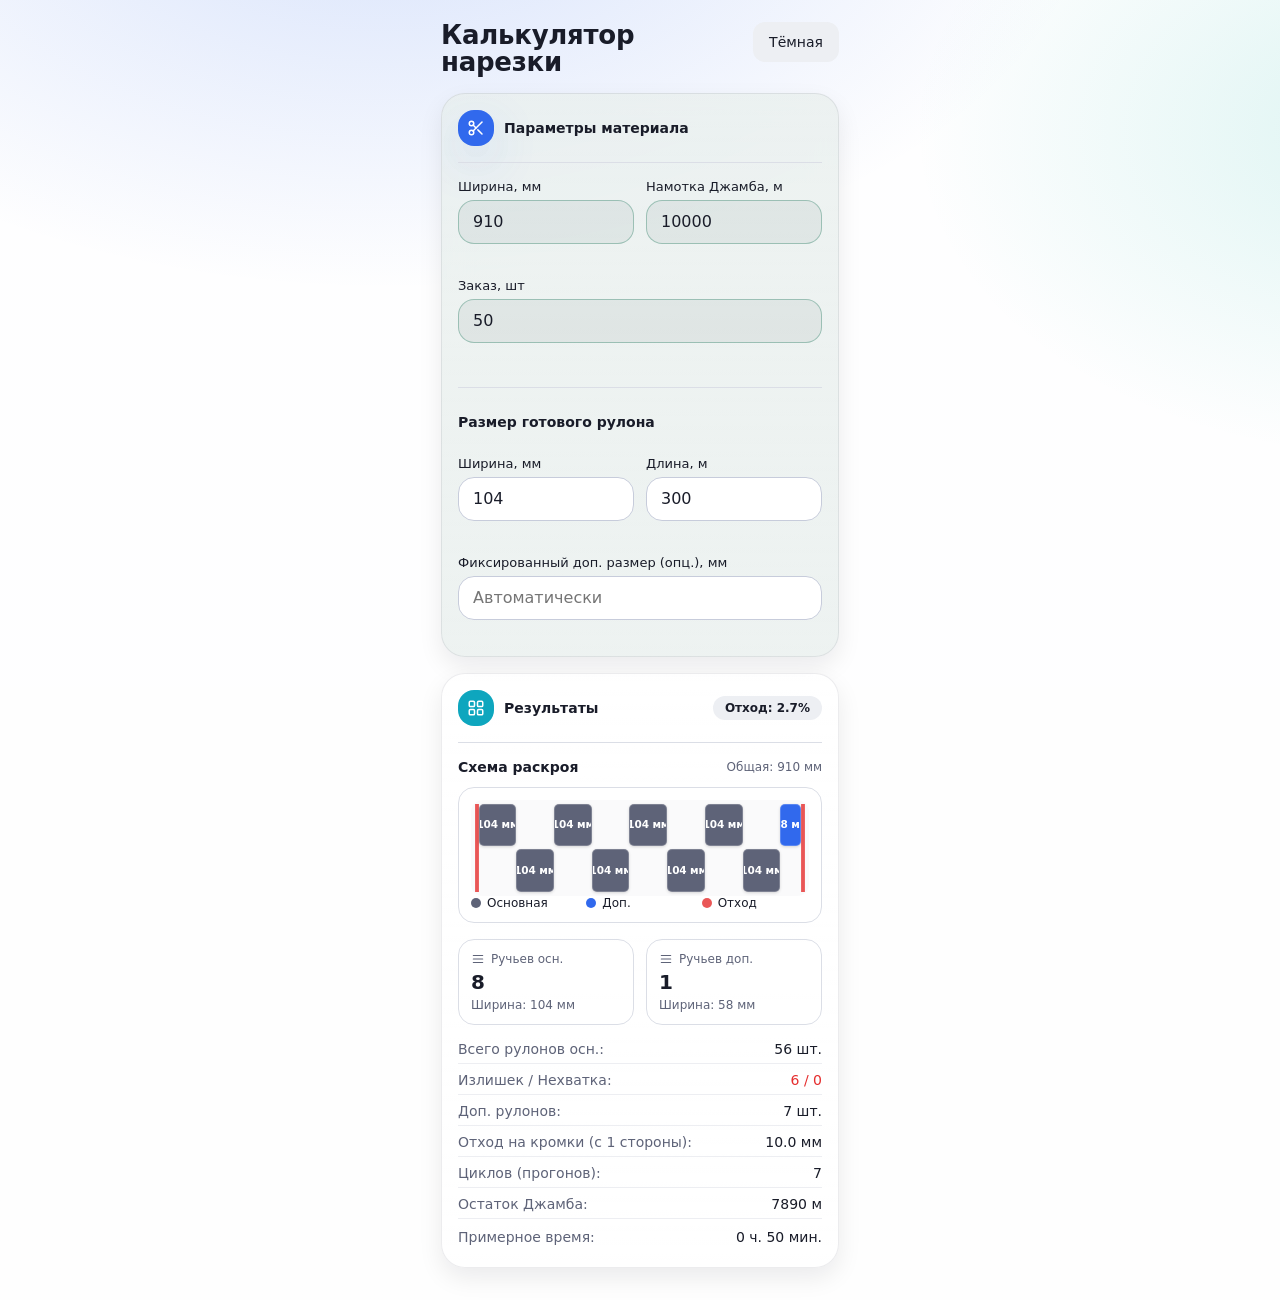
<file: index.html>
<!DOCTYPE html>
<html lang="ru">
<head>
<meta charset="UTF-8" />
<meta name="viewport" content="width=device-width, initial-scale=1, maximum-scale=1, viewport-fit=cover" />
<title>Калькулятор нарезки</title>
<meta name="description" content="Офлайн-калькулятор для оптимального раскроя рулона по полезной ширине: прогон, площади, отходы и схема." />

<!-- iOS "Add to Home Screen" behaviour -->
<meta name="apple-mobile-web-app-capable" content="yes" />
<meta name="mobile-web-app-capable" content="yes" />
<meta name="apple-mobile-web-app-status-bar-style" content="black-translucent" />
<meta name="apple-mobile-web-app-title" content="Нарезка" />
<meta name="format-detection" content="telephone=no" />
<meta name="theme-color" content="#f4f6fb" id="themeColorMeta" />

<link rel="apple-touch-icon" href="apple-touch-icon.png?v=2" />
<link rel="icon" type="image/png" href="[data-uri]" />

<style>
  :root{
    --background: 220 30% 98%;
    --foreground: 230 25% 13%;
    --card: 0 0% 100%;
    --card-foreground: 230 25% 13%;
    --card-border: 225 20% 90%;
    --primary: 222 84% 56%;
    --primary-foreground: 0 0% 100%;
    --secondary: 220 20% 94%;
    --secondary-foreground: 230 25% 13%;
    --muted: 220 18% 96%;
    --muted-foreground: 230 12% 42%;
    --accent: 188 86% 40%;
    --accent-foreground: 0 0% 100%;
    --destructive: 0 78% 54%;
    --destructive-foreground: 0 0% 100%;
    --border: 225 18% 88%;
    --input: 225 22% 82%;
    --ring: 222 84% 56%;
    --radius: 16px;
    --shadow-soft: 0 10px 25px rgba(2,6,23,.08);
    --shadow-glow: 0 16px 50px rgba(37,99,235,.16);
  }
  html.dark{
    --background: 230 22% 8%;
    --foreground: 220 18% 96%;
    --card: 230 20% 10%;
    --card-foreground: 220 18% 96%;
    --card-border: 230 14% 18%;
    --primary: 222 84% 62%;
    --primary-foreground: 230 22% 8%;
    --secondary: 230 16% 14%;
    --secondary-foreground: 220 18% 96%;
    --muted: 230 16% 14%;
    --muted-foreground: 220 10% 70%;
    --accent: 188 86% 46%;
    --accent-foreground: 230 22% 8%;
    --destructive: 0 78% 54%;
    --destructive-foreground: 0 0% 100%;
    --border: 230 14% 18%;
    --input: 230 14% 28%;
    --ring: 222 84% 62%;
  }

  *{box-sizing:border-box; -webkit-tap-highlight-color:transparent;}
  html,body{height:100%;margin:0;}
  body{
    font-family:-apple-system,BlinkMacSystemFont,"SF Pro Text",system-ui,"Segoe UI",Roboto,Helvetica,Arial,sans-serif;
    background:hsl(var(--background));
    color:hsl(var(--foreground));
    -webkit-font-smoothing:antialiased;
    -webkit-text-size-adjust:100%;
    min-height:100vh;
    min-height:100dvh;
  }
  h1,h2,h3{margin:0;}
  p{margin:0;}
  button{font:inherit;}
  input{font:inherit;}

  .page-bg{
    min-height:100vh;
    min-height:100dvh;
    background:
      radial-gradient(1200px 700px at 30% -10%, rgba(37,99,235,.18), transparent 60%),
      radial-gradient(900px 600px at 110% 10%, rgba(20,184,166,.14), transparent 55%),
      linear-gradient(to bottom, rgba(255,255,255,0.9), rgba(255,255,255,0.85));
    transition:background .2s ease;
  }
  html.dark .page-bg{
    background:
      radial-gradient(1200px 700px at 30% -10%, rgba(37,99,235,.22), transparent 60%),
      radial-gradient(900px 600px at 110% 10%, rgba(20,184,166,.12), transparent 55%),
      linear-gradient(to bottom, rgba(2,6,23,0.9), rgba(2,6,23,0.95));
  }

  .container{
    max-width:430px;
    margin:0 auto;
    padding-left:max(16px, env(safe-area-inset-left));
    padding-right:max(16px, env(safe-area-inset-right));
    padding-top:max(18px, env(safe-area-inset-top));
    padding-bottom:max(24px, env(safe-area-inset-bottom));
  }

  header{padding-top:4px;}
  .header-row{display:flex;align-items:flex-start;justify-content:space-between;gap:12px;}
  .title{font-size:26px;font-weight:700;letter-spacing:-0.01em;line-height:1.05;}
  .title span{display:block;}

  .btn{
    appearance:none;border:none;cursor:pointer;
    border-radius:12px;padding:10px 16px;font-size:14px;font-weight:500;
    background:hsl(var(--secondary));color:hsl(var(--secondary-foreground));
    flex-shrink:0; min-height:40px;
  }
  .btn:active{transform:scale(0.97);}
  .btn:focus-visible{outline:2px solid hsl(var(--ring));outline-offset:2px;}

  main{padding-top:16px;padding-bottom:8px;display:flex;flex-direction:column;gap:16px;}

  .card{
    position:relative;overflow:hidden;border-radius:24px;padding:16px;
    background:linear-gradient(180deg, rgba(255,255,255,.78), rgba(255,255,255,.62));
    -webkit-backdrop-filter:blur(14px);backdrop-filter:blur(14px);
    border:1px solid rgba(15,23,42,0.08);
    box-shadow:var(--shadow-soft);
  }
  html.dark .card{
    background:linear-gradient(180deg, rgba(15,23,42,.55), rgba(2,6,23,.45));
    border:1px solid rgba(148,163,184,.14);
    box-shadow:0 14px 40px rgba(0,0,0,.45);
  }
  .card-form{background-image:linear-gradient(rgba(6,78,59,.07),rgba(6,78,59,.07)),linear-gradient(180deg, rgba(255,255,255,.78), rgba(255,255,255,.62));}
  html.dark .card-form{background-image:linear-gradient(rgba(6,78,59,.14),rgba(6,78,59,.14)),linear-gradient(180deg, rgba(15,23,42,.55), rgba(2,6,23,.45));}

  .card::before{
    content:"";position:absolute;inset:0;pointer-events:none;opacity:.05;mix-blend-mode:multiply;border-radius:inherit;
    background-image:
      radial-gradient(circle at 10% 20%, rgba(0,0,0,.8) 0.5px, transparent 0.6px),
      radial-gradient(circle at 80% 30%, rgba(0,0,0,.7) 0.5px, transparent 0.6px),
      radial-gradient(circle at 40% 70%, rgba(0,0,0,.6) 0.5px, transparent 0.6px);
    background-size:120px 120px;
  }
  html.dark .card::before{opacity:.09;mix-blend-mode:screen;}

  .card-head{display:flex;align-items:center;gap:10px;position:relative;}
  .card-head-between{justify-content:space-between;}
  .card-head-left{display:flex;align-items:center;gap:10px;}
  .icon-badge{height:36px;width:36px;border-radius:16px;display:flex;align-items:center;justify-content:center;flex-shrink:0;}
  .icon-badge svg{width:18px;height:18px;}
  .icon-badge-primary{background:hsl(var(--primary));color:hsl(var(--primary-foreground));box-shadow:var(--shadow-glow);}
  .icon-badge-accent{background:hsl(var(--accent));color:hsl(var(--accent-foreground));}
  .card-title{font-size:14px;font-weight:600;}

  .sep{border:none;border-top:1px solid hsl(var(--border));margin:16px 0;position:relative;}
  .sep-sm{margin:10px 0;}

  .section-label{font-size:14px;font-weight:600;margin:2px 0 12px;position:relative;}

  form.form{display:flex;flex-direction:column;gap:14px;position:relative;}
  .grid-2{display:grid;grid-template-columns:1fr 1fr;gap:12px;}
  .field{display:flex;flex-direction:column;gap:6px;}
  .field label{font-size:13px;font-weight:500;color:hsl(var(--foreground));}
  .field input{
    width:100%;padding:11px 14px;border-radius:16px;
    border:1px solid hsl(var(--input));background:hsl(var(--card));color:hsl(var(--foreground));
    min-height:44px;
  }
  .field input.emph{background:hsla(160,84%,10%,.06);border-color:hsla(160,60%,30%,.35);}
  html.dark .field input.emph{background:hsla(160,70%,10%,.35);border-color:hsla(160,55%,35%,.4);}
  .field input:focus-visible{outline:2px solid hsl(var(--ring));outline-offset:1px;}
  .field-error{font-size:12px;color:hsl(var(--destructive));min-height:14px;}

  .badge{display:inline-flex;align-items:center;gap:4px;padding:5px 12px;border-radius:9999px;font-size:12px;font-weight:600;background:hsl(var(--secondary));color:hsl(var(--secondary-foreground));white-space:nowrap;}
  .badge-danger{background:hsl(var(--destructive) / 12%);color:hsl(var(--destructive));border:1px solid hsl(var(--destructive) / 25%);}

  .placeholder-msg{text-align:center;padding:20px 4px;font-size:14px;color:hsl(var(--muted-foreground));}
  .error-msg{font-size:14px;color:hsl(var(--destructive));}

  .scheme{display:flex;flex-direction:column;gap:12px;}
  .scheme-head{display:flex;align-items:center;justify-content:space-between;}
  .scheme-title{font-size:14px;font-weight:600;}
  .scheme-width{font-size:12px;color:hsl(var(--muted-foreground));}
  .scheme-viz{position:relative;overflow:hidden;border-radius:16px;border:1px solid hsl(var(--border));background:hsl(var(--card));padding:12px;}
  .scheme-strip{position:relative;display:flex;height:96px;width:100%;border-radius:12px;background:hsl(var(--muted) / 45%);padding:4px;}
  .piece{position:relative;height:100%;}
  .piece-roll-inner{
    position:absolute;width:100%;height:48%;display:flex;align-items:center;justify-content:center;
    color:#fff;border:1px solid rgba(255,255,255,.2);border-radius:5px;box-shadow:0 1px 3px rgba(0,0,0,.15);
    overflow:hidden;
  }
  .piece-roll-inner span{padding:0 2px;font-size:10.5px;font-weight:600;letter-spacing:-0.01em;line-height:1;text-align:center;white-space:nowrap;}
  .piece-waste-inner{
    width:100%;height:100%;display:flex;align-items:center;justify-content:center;
    border-left:1px solid rgba(255,255,255,.08);border-right:1px solid rgba(255,255,255,.08);overflow:hidden;
  }
  .piece-waste-inner span{font-size:9px;line-height:1;white-space:nowrap;transform:rotate(-90deg);color:rgba(255,255,255,.9);}

  .legend{display:grid;grid-template-columns:repeat(3,1fr);gap:8px;font-size:12px;position:relative;}
  .legend-item{display:flex;align-items:center;gap:6px;color:hsl(var(--foreground));}
  .legend-dot{height:10px;width:10px;border-radius:9999px;flex-shrink:0;}

  .stat-grid{display:grid;grid-template-columns:1fr 1fr;gap:12px;}
  .stat-box{border:1px solid hsl(var(--border));border-radius:16px;background:hsl(var(--card) / 70%);padding:12px;}
  .stat-label{display:flex;align-items:center;gap:6px;font-size:12px;color:hsl(var(--muted-foreground));}
  .stat-label svg{width:14px;height:14px;flex-shrink:0;}
  .stat-value{margin-top:4px;font-size:20px;font-weight:600;}
  .stat-sub{margin-top:4px;font-size:12px;color:hsl(var(--muted-foreground));}

  .tip-box{margin-bottom:4px;border-radius:12px;padding:12px;background:rgba(255,247,237,.7);border:1px solid rgba(254,215,170,.6);display:flex;gap:8px;align-items:flex-start;}
  html.dark .tip-box{background:rgba(120,53,15,.15);border:1px solid rgba(154,83,25,.35);}
  .tip-box svg{width:16px;height:16px;color:#f97316;flex-shrink:0;margin-top:2px;}
  .tip-title{font-weight:600;color:#c2410c;font-size:13px;}
  html.dark .tip-title{color:#fb923c;}
  .tip-text{color:#9a5b1f;margin-top:2px;font-size:13px;}
  html.dark .tip-text{color:#fdba74;}
  .tip-value{font-weight:700;text-decoration:underline;text-decoration-style:dotted;cursor:pointer;background:none;border:none;padding:0;font:inherit;color:inherit;}

  .rows{display:flex;flex-direction:column;gap:8px;font-size:14px;}
  .row{display:flex;justify-content:space-between;gap:8px;border-bottom:1px solid hsl(var(--border) / 50%);padding-bottom:6px;}
  .row:last-child{border-bottom:none;}
  .row .k{color:hsl(var(--muted-foreground));}
  .row .v{font-weight:500;text-align:right;}
  .row.danger .k{color:hsl(var(--destructive) / 85%);}
  .row.danger .v{color:hsl(var(--destructive));}
  .row.time{padding-top:2px;border-bottom:none;}

  @media (prefers-reduced-motion: no-preference){
    main{animation:riseIn .35s ease both;}
  }
  @keyframes riseIn{from{opacity:0;transform:translateY(10px);}to{opacity:1;transform:translateY(0);}}
</style>
</head>
<body>
<div class="page-bg">
  <div class="container">
    <header>
      <div class="header-row">
        <h1 class="title"><span>Калькулятор</span><span>нарезки</span></h1>
        <button type="button" class="btn" id="themeToggle">Тёмная</button>
      </div>
    </header>

    <main>
      <section class="card card-form">
        <div class="card-head">
          <div class="icon-badge icon-badge-primary">
            <svg viewBox="0 0 24 24" fill="none" stroke="currentColor" stroke-width="2" stroke-linecap="round" stroke-linejoin="round"><circle cx="6" cy="6" r="3"/><circle cx="6" cy="18" r="3"/><line x1="20" y1="4" x2="8.12" y2="15.88"/><line x1="14.47" y1="14.48" x2="20" y2="20"/><line x1="8.12" y1="8.12" x2="12" y2="12"/></svg>
          </div>
          <div class="card-title">Параметры материала</div>
        </div>
        <hr class="sep" />
        <form class="form" id="calcForm" autocomplete="off">
          <div class="grid-2">
            <div class="field">
              <label for="materialWidthMm">Ширина, мм</label>
              <input class="emph" type="number" id="materialWidthMm" inputmode="numeric" value="910" />
              <div class="field-error" id="err-materialWidthMm"></div>
            </div>
            <div class="field">
              <label for="bigRollLengthM">Намотка Джамба, м</label>
              <input class="emph" type="number" id="bigRollLengthM" inputmode="numeric" value="10000" />
              <div class="field-error" id="err-bigRollLengthM"></div>
            </div>
          </div>

          <div class="field">
            <label for="orderRolls">Заказ, шт</label>
            <input class="emph" type="number" id="orderRolls" inputmode="numeric" value="50" />
            <div class="field-error" id="err-orderRolls"></div>
          </div>

          <hr class="sep sep-sm" />
          <div class="section-label">Размер готового рулона</div>

          <div class="grid-2">
            <div class="field">
              <label for="rollWidthMm">Ширина, мм</label>
              <input type="number" id="rollWidthMm" inputmode="decimal" step="0.1" value="104" />
              <div class="field-error" id="err-rollWidthMm"></div>
            </div>
            <div class="field">
              <label for="rollLengthM">Длина, м</label>
              <input type="number" id="rollLengthM" inputmode="numeric" value="300" />
              <div class="field-error" id="err-rollLengthM"></div>
            </div>
          </div>

          <div class="field">
            <label for="additionalWidthMm">Фиксированный доп. размер (опц.), мм</label>
            <input type="number" id="additionalWidthMm" inputmode="decimal" step="0.1" placeholder="Автоматически" />
            <div class="field-error" id="err-additionalWidthMm"></div>
          </div>
        </form>
      </section>

      <section class="card card-results">
        <div class="card-head card-head-between">
          <div class="card-head-left">
            <div class="icon-badge icon-badge-accent">
              <svg viewBox="0 0 24 24" fill="none" stroke="currentColor" stroke-width="2" stroke-linecap="round" stroke-linejoin="round"><rect x="3" y="3" width="7" height="7" rx="1.5"/><rect x="14" y="3" width="7" height="7" rx="1.5"/><rect x="3" y="14" width="7" height="7" rx="1.5"/><rect x="14" y="14" width="7" height="7" rx="1.5"/></svg>
            </div>
            <div class="card-title">Результаты</div>
          </div>
          <div class="badge" id="wasteBadge">Отход: 0%</div>
        </div>
        <hr class="sep" />
        <div id="resultsBody"></div>
      </section>
    </main>
  </div>
</div>

<script>
(function () {
  "use strict";

  /* ================= Портированная логика расчёта (1:1 из calculator_logic.ts) ================= */
  var MAX_BIG_ROLL_LENGTH_M = 22000;
  var RANGE_MATERIAL_WIDTH = [550, 910];
  var RANGE_ROLL_WIDTH = [20, 310];
  var RANGE_ROLL_LENGTH = [30, 1100];
  var MAX_ROLL_WIDTH_REDUCTION = 0.03;
  var SETUP_LENGTH_M = 10;

  function cyclesPerHourByWidth(rollWidthMm) {
    if (rollWidthMm >= 25 && rollWidthMm < 45) return 11;
    if (rollWidthMm >= 45 && rollWidthMm <= 150) return 12;
    return null;
  }

  function cyclesPerHourByLength(rollLengthM) {
    if (rollLengthM <= 300) return 12;
    if (rollLengthM <= 450) return 11;
    if (rollLengthM <= 600) return 10;
    return 8;
  }

  function applyRollWidthAdjustment(usefulWidthMm, rollWidthMm) {
    var mainCount = Math.floor(usefulWidthMm / rollWidthMm);
    var remainingWidth = usefulWidthMm - mainCount * rollWidthMm;

    if (remainingWidth < RANGE_ROLL_WIDTH[0] || remainingWidth > RANGE_ROLL_WIDTH[1]) {
      return { rollWidthMm: rollWidthMm, mainCount: mainCount, remainingWidth: remainingWidth, wasAdjusted: false };
    }
    if (mainCount < 1) {
      return { rollWidthMm: rollWidthMm, mainCount: mainCount, remainingWidth: remainingWidth, wasAdjusted: false };
    }

    var minWidth = rollWidthMm * (1 - MAX_ROLL_WIDTH_REDUCTION);
    var widthNeeded = usefulWidthMm / (mainCount + 1);

    if (widthNeeded >= minWidth && widthNeeded >= RANGE_ROLL_WIDTH[0] && widthNeeded <= RANGE_ROLL_WIDTH[1]) {
      var adjustedWidth = Math.round(widthNeeded * 10) / 10;
      if (adjustedWidth < minWidth) {
        return { rollWidthMm: rollWidthMm, mainCount: mainCount, remainingWidth: remainingWidth, wasAdjusted: false };
      }
      var adjustedCount = mainCount + 1;
      var adjustedRemaining = usefulWidthMm - adjustedCount * adjustedWidth;
      if (Math.abs(adjustedRemaining) < 1e-6) adjustedRemaining = 0;
      return { rollWidthMm: adjustedWidth, mainCount: adjustedCount, remainingWidth: adjustedRemaining, wasAdjusted: true };
    }

    return { rollWidthMm: rollWidthMm, mainCount: mainCount, remainingWidth: remainingWidth, wasAdjusted: false };
  }

  function validateCalcInputs(materialWidthMm, usefulWidthMm, rollWidthMm, rollLengthM, bigRollLengthM) {
    if (materialWidthMm < RANGE_MATERIAL_WIDTH[0] || materialWidthMm > RANGE_MATERIAL_WIDTH[1]) {
      throw new Error("Ширина материала должна быть от 550 до 910 мм.");
    }
    if (usefulWidthMm > materialWidthMm) {
      throw new Error("Полезная ширина не может быть больше общей.");
    }
    if (rollWidthMm < RANGE_ROLL_WIDTH[0] || rollWidthMm > RANGE_ROLL_WIDTH[1]) {
      throw new Error("Ширина рулона должна быть от 20 до 310 мм.");
    }
    if (rollLengthM < RANGE_ROLL_LENGTH[0] || rollLengthM > RANGE_ROLL_LENGTH[1]) {
      throw new Error("Длина рулона должна быть от 30 до 1100 м.");
    }
    if (bigRollLengthM <= 0 || bigRollLengthM > MAX_BIG_ROLL_LENGTH_M) {
      throw new Error("Намотка Джамба должна быть от 1 до 22000 м.");
    }
    if (bigRollLengthM < rollLengthM) {
      throw new Error("Намотка Джамба должна быть не меньше длины рулона.");
    }
  }

  function calculate(materialWidthMm, usefulWidthMm, rollWidthMm, rollLengthM, bigRollLengthM, orderRolls, additionalWidthMm) {
    if (additionalWidthMm === undefined) additionalWidthMm = null;

    validateCalcInputs(materialWidthMm, usefulWidthMm, rollWidthMm, rollLengthM, bigRollLengthM);

    if (!orderRolls || orderRolls <= 0) {
      throw new Error("Количество рулонов в заказе должно быть больше нуля.");
    }
    orderRolls = Math.floor(orderRolls);

    var rollWidthInputMm = rollWidthMm;
    var additionalWidthOverride = null;
    if (additionalWidthMm !== null) {
      additionalWidthOverride = Number(additionalWidthMm);
      if (isNaN(additionalWidthOverride)) {
        throw new Error("Некорректный доп. размер.");
      }
      if (additionalWidthOverride <= 0) {
        additionalWidthOverride = null;
      } else if (additionalWidthOverride < RANGE_ROLL_WIDTH[0] || additionalWidthOverride > RANGE_ROLL_WIDTH[1]) {
        throw new Error("Доп. размер должен быть от 20 до 310 мм.");
      }
    }

    var mainCount = 0;
    var remainingWidth = 0;
    var wasAdjusted = false;

    if (additionalWidthOverride === null) {
      var adj = applyRollWidthAdjustment(usefulWidthMm, rollWidthMm);
      rollWidthMm = adj.rollWidthMm;
      mainCount = adj.mainCount;
      remainingWidth = adj.remainingWidth;
      wasAdjusted = adj.wasAdjusted;
    } else {
      mainCount = Math.floor(usefulWidthMm / rollWidthMm);
      remainingWidth = usefulWidthMm - mainCount * rollWidthMm;
      wasAdjusted = false;
    }

    var additionalWidth = null;
    if (additionalWidthOverride !== null) {
      if (additionalWidthOverride - remainingWidth > 1e-6) {
        throw new Error("Доп. размер " + additionalWidthOverride.toFixed(1) + " мм больше остатка " + remainingWidth.toFixed(1) + " мм.");
      }
      additionalWidth = additionalWidthOverride;
    } else if (!wasAdjusted && remainingWidth >= RANGE_ROLL_WIDTH[0] && remainingWidth <= RANGE_ROLL_WIDTH[1]) {
      additionalWidth = remainingWidth;
    }

    var availableLengthM = bigRollLengthM - SETUP_LENGTH_M;
    if (availableLengthM < rollLengthM) {
      throw new Error("Недостаточная длина большого рулона с учетом 10 м расхода.");
    }

    var lengthCount = Math.floor(availableLengthM / rollLengthM);
    var lengthWasteM = availableLengthM - lengthCount * rollLengthM;

    if (mainCount <= 0) {
      throw new Error("Недостаточно ширины для нарезки рулонов.");
    }

    var rollsPerCycle = mainCount;
    var cyclesNeeded = Math.ceil(orderRolls / mainCount);
    var cyclesUsed = Math.min(cyclesNeeded, lengthCount);

    var widthRate = cyclesPerHourByWidth(rollWidthMm);
    var lengthRate = cyclesPerHourByLength(rollLengthM);

    var cyclesPerHour = null;
    if (widthRate === null) {
      cyclesPerHour = lengthRate;
    } else {
      cyclesPerHour = Math.min(widthRate, lengthRate);
    }

    var estimatedHours = cyclesPerHour ? (cyclesNeeded / cyclesPerHour) + 0.25 : null;

    var totalMainRolls = mainCount * cyclesUsed;
    var totalAdditionalRolls = additionalWidth ? cyclesUsed : 0;
    var totalRolls = totalMainRolls + totalAdditionalRolls;

    var surplusMainRolls = Math.max(0, totalMainRolls - orderRolls);
    var surplusAdditionalRolls = additionalWidth ? totalAdditionalRolls : 0;
    var surplusRolls = surplusMainRolls + surplusAdditionalRolls;
    var shortageRolls = Math.max(0, orderRolls - totalMainRolls);

    var usedLengthM = cyclesUsed * rollLengthM + SETUP_LENGTH_M;

    var remainingJumboM = Math.max(0, bigRollLengthM - usedLengthM);
    var shortageCycles = Math.max(0, cyclesNeeded - cyclesUsed);
    var shortageLengthM = shortageCycles * rollLengthM;

    if (shortageRolls > 0) {
      usedLengthM = bigRollLengthM;
    }

    var totalAreaM2 = (materialWidthMm / 1000) * usedLengthM;
    var usefulWidthSumMm = mainCount * rollWidthMm + (additionalWidth || 0);
    var usefulAreaM2 = (usefulWidthSumMm / 1000) * (cyclesUsed * rollLengthM);
    var wasteAreaM2 = totalAreaM2 - usefulAreaM2;
    var wastePercent = totalAreaM2 > 0 ? (wasteAreaM2 / totalAreaM2) * 100 : 0;

    var totalWasteWidthMm = materialWidthMm - usefulWidthSumMm;
    var wastePerSideMm = totalWasteWidthMm > 0 ? totalWasteWidthMm / 2 : 0;

    var innerWasteMm = 0;

    var optimalAdditionalRolls = null;
    if (wastePercent > 7 && !additionalWidthOverride) {
      optimalAdditionalRolls = [];
      var minRollWidth = RANGE_ROLL_WIDTH[0];
      var maxRollWidth = RANGE_ROLL_WIDTH[1];

      var MIN_EDGE_WASTE_TOTAL = 10;
      var availableWidthForExtra = totalWasteWidthMm - MIN_EDGE_WASTE_TOTAL;

      if (availableWidthForExtra >= minRollWidth) {
        var bestWaste = availableWidthForExtra;
        var bestCount = 0;
        var bestWidth = 0;

        for (var count = 1; count <= 6; count++) {
          var potentialWidth = Math.floor(availableWidthForExtra / count);
          if (potentialWidth >= minRollWidth && potentialWidth <= maxRollWidth) {
            var waste = availableWidthForExtra - potentialWidth * count;
            if (waste < bestWaste) {
              bestWaste = waste;
              bestCount = count;
              bestWidth = potentialWidth;
            }
          }
        }

        if (bestCount > 0 && bestWidth > 0) {
          optimalAdditionalRolls.push({ width: bestWidth, count: bestCount });
        }
      }
    }

    return {
      material_width_mm: materialWidthMm,
      useful_width_mm: usefulWidthMm,
      roll_width_input_mm: rollWidthInputMm,
      roll_width_mm: rollWidthMm,
      roll_length_m: rollLengthM,
      big_roll_length_m: bigRollLengthM,
      order_rolls: orderRolls,
      main_count: mainCount,
      remaining_width_mm: remainingWidth,
      additional_width_mm: additionalWidth,
      was_adjusted: wasAdjusted,
      rolls_per_cycle: rollsPerCycle,
      cycles_needed: cyclesNeeded,
      cycles_used: cyclesUsed,
      cycles_per_hour: cyclesPerHour,
      estimated_hours: estimatedHours,
      used_length_m: usedLengthM,
      length_count: lengthCount,
      length_waste_m: lengthWasteM,
      total_main_rolls: totalMainRolls,
      total_additional_rolls: totalAdditionalRolls,
      total_rolls: totalRolls,
      surplus_rolls: surplusRolls,
      surplus_main_rolls: surplusMainRolls,
      surplus_additional_rolls: surplusAdditionalRolls,
      shortage_rolls: shortageRolls,
      total_area_m2: Math.round(totalAreaM2 * 10) / 10,
      useful_area_m2: Math.round(usefulAreaM2 * 10) / 10,
      waste_area_m2: Math.round(wasteAreaM2 * 10) / 10,
      waste_percent: Math.round(wastePercent * 10) / 10,
      waste_per_side_mm: wastePerSideMm,
      inner_waste_mm: Math.round(innerWasteMm * 10) / 10,
      remaining_jumbo_m: remainingJumboM,
      shortage_cycles: shortageCycles,
      shortage_length_m: shortageLengthM,
      optimal_additional_rolls: optimalAdditionalRolls
    };
  }

  /* ================= UI ================= */
  var els = {
    materialWidthMm: document.getElementById("materialWidthMm"),
    bigRollLengthM: document.getElementById("bigRollLengthM"),
    orderRolls: document.getElementById("orderRolls"),
    rollWidthMm: document.getElementById("rollWidthMm"),
    rollLengthM: document.getElementById("rollLengthM"),
    additionalWidthMm: document.getElementById("additionalWidthMm")
  };
  var errEls = {
    materialWidthMm: document.getElementById("err-materialWidthMm"),
    bigRollLengthM: document.getElementById("err-bigRollLengthM"),
    orderRolls: document.getElementById("err-orderRolls"),
    rollWidthMm: document.getElementById("err-rollWidthMm"),
    rollLengthM: document.getElementById("err-rollLengthM"),
    additionalWidthMm: document.getElementById("err-additionalWidthMm")
  };
  var wasteBadge = document.getElementById("wasteBadge");
  var resultsBody = document.getElementById("resultsBody");
  var themeToggle = document.getElementById("themeToggle");
  var themeColorMeta = document.getElementById("themeColorMeta");

  Object.keys(els).forEach(function (key) {
    els[key].addEventListener("input", recompute);
  });

  function numOrNaN(str) {
    if (str === "" || str === null || str === undefined) return NaN;
    return Number(str);
  }

  function formatMm(n) {
    return (Number.isInteger(n) ? n : n.toFixed(1)) + " мм";
  }

  function validateForm() {
    var errors = {};
    var raw = {
      materialWidthMm: numOrNaN(els.materialWidthMm.value),
      bigRollLengthM: numOrNaN(els.bigRollLengthM.value),
      orderRolls: numOrNaN(els.orderRolls.value),
      rollWidthMm: numOrNaN(els.rollWidthMm.value),
      rollLengthM: numOrNaN(els.rollLengthM.value),
      additionalWidthMm: els.additionalWidthMm.value.trim() === "" ? null : numOrNaN(els.additionalWidthMm.value)
    };

    if (!(raw.materialWidthMm >= 550 && raw.materialWidthMm <= 910)) {
      errors.materialWidthMm = "Введите значение от 550 до 910 мм";
    }
    if (!(raw.rollWidthMm >= 20 && raw.rollWidthMm <= 310)) {
      errors.rollWidthMm = "Введите значение от 20 до 310 мм";
    }
    if (!(raw.rollLengthM >= 30 && raw.rollLengthM <= 1100)) {
      errors.rollLengthM = "Введите значение от 30 до 1100 м";
    }
    if (!(raw.bigRollLengthM >= 30 && raw.bigRollLengthM <= 22000)) {
      errors.bigRollLengthM = "Введите значение от 30 до 22000 м";
    }
    if (!(Number.isFinite(raw.orderRolls) && Number.isInteger(raw.orderRolls) && raw.orderRolls >= 1)) {
      errors.orderRolls = "Введите целое число больше 0";
    }
    if (raw.additionalWidthMm !== null) {
      if (!(raw.additionalWidthMm >= 20 && raw.additionalWidthMm <= 310)) {
        errors.additionalWidthMm = "Введите значение от 20 до 310 мм";
      }
    }
    if (!errors.bigRollLengthM && !errors.rollLengthM && raw.bigRollLengthM < raw.rollLengthM) {
      errors.bigRollLengthM = "Намотка Джамба должна быть не меньше длины рулона.";
    }

    var usefulWidthMm = Number.isFinite(raw.materialWidthMm) ? raw.materialWidthMm - 20 : NaN;

    return {
      raw: raw,
      usefulWidthMm: usefulWidthMm,
      errors: errors,
      valid: Object.keys(errors).length === 0 && Number.isFinite(usefulWidthMm)
    };
  }

  function setFieldErrors(errors) {
    Object.keys(errEls).forEach(function (key) {
      errEls[key].textContent = errors[key] || "";
    });
  }

  function recompute() {
    var v = validateForm();
    setFieldErrors(v.errors);

    var plan = null;
    var errorMsg = null;

    if (v.valid) {
      try {
        plan = calculate(
          v.raw.materialWidthMm,
          v.usefulWidthMm,
          v.raw.rollWidthMm,
          v.raw.rollLengthM,
          v.raw.bigRollLengthM,
          v.raw.orderRolls,
          v.raw.additionalWidthMm
        );
      } catch (e) {
        errorMsg = e.message;
      }
    }

    renderBadge(plan);
    renderResults(plan, errorMsg);
  }

  function renderBadge(plan) {
    if (plan) {
      wasteBadge.textContent = "Отход: " + plan.waste_percent.toFixed(1) + "%";
      wasteBadge.className = "badge" + (plan.waste_percent > 7 ? " badge-danger" : "");
    } else {
      wasteBadge.textContent = "Ошибка";
      wasteBadge.className = "badge badge-danger";
    }
  }

  var LAYERS_ICON = '<svg viewBox="0 0 24 24" fill="none" stroke="currentColor" stroke-width="2" stroke-linecap="round"><path d="M4 6h16M4 12h16M4 18h16"/></svg>';
  var LIGHTBULB_ICON = '<svg viewBox="0 0 24 24" fill="none" stroke="currentColor" stroke-width="2" stroke-linecap="round" stroke-linejoin="round"><path d="M9 18h6M10 22h4M12 2a6 6 0 0 0-4 10.472V15a1 1 0 0 0 1 1h6a1 1 0 0 0 1-1v-2.528A6 6 0 0 0 12 2z"/></svg>';

  function el(tag, className, html) {
    var e = document.createElement(tag);
    if (className) e.className = className;
    if (html !== undefined) e.innerHTML = html;
    return e;
  }

  function buildRow(k, v, dangerValueOnly, dangerFull, isTime) {
    var row = el("div", "row" + (dangerFull ? " danger" : "") + (isTime ? " time" : ""));
    var kEl = el("span", "k");
    kEl.textContent = k;
    var vEl = el("span", "v");
    vEl.textContent = v;
    if (dangerValueOnly) vEl.style.color = "hsl(var(--destructive))";
    row.appendChild(kEl);
    row.appendChild(vEl);
    return row;
  }

  function buildTipBox(plan) {
    var s = plan.optimal_additional_rolls[0];
    var box = el(
      "div",
      "tip-box",
      LIGHTBULB_ICON +
        '<div><div class="tip-title">Оптимизация отхода</div>' +
        '<div class="tip-text">Отход более 7%. Рекомендуемый доп. размер: ' +
        '<button type="button" class="tip-value" id="applyTip">' + s.width + ' мм</button> (' + s.count + " шт.)</div></div>"
    );
    box.querySelector("#applyTip").addEventListener("click", function () {
      els.additionalWidthMm.value = s.width;
      recompute();
    });
    return box;
  }

  function buildStatGrid(plan) {
    var grid = el("div", "stat-grid");
    var hasAdd = !!plan.additional_width_mm;

    var box1 = el(
      "div",
      "stat-box",
      '<div class="stat-label">' + LAYERS_ICON + "<span>Ручьев осн.</span></div>" +
        '<div class="stat-value">' + plan.main_count + "</div>" +
        '<div class="stat-sub">Ширина: ' + plan.roll_width_mm + " мм</div>"
    );

    var box2 = el(
      "div",
      "stat-box",
      '<div class="stat-label">' + LAYERS_ICON + "<span>Ручьев доп.</span></div>" +
        '<div class="stat-value">' + (hasAdd ? 1 : 0) + "</div>" +
        '<div class="stat-sub">' + (hasAdd ? "Ширина: " + plan.additional_width_mm + " мм" : "Нет доп. размера") + "</div>"
    );

    grid.appendChild(box1);
    grid.appendChild(box2);
    return grid;
  }

  function buildScheme(plan) {
    var wrap = el("div", "scheme");
    var head = el(
      "div",
      "scheme-head",
      '<div class="scheme-title">Схема раскроя</div><div class="scheme-width">Общая: ' + plan.material_width_mm + " мм</div>"
    );
    wrap.appendChild(head);

    var viz = el("div", "scheme-viz");
    var strip = el("div", "scheme-strip");

    var pieces = [];
    if (plan.waste_per_side_mm > 0.01) {
      pieces.push({ label: formatMm(plan.waste_per_side_mm), width: plan.waste_per_side_mm, kind: "waste" });
    }
    for (var i = 0; i < plan.main_count; i++) {
      pieces.push({ label: formatMm(plan.roll_width_mm), width: plan.roll_width_mm, kind: "primary" });
    }
    if (plan.additional_width_mm && plan.additional_width_mm > 0) {
      pieces.push({ label: formatMm(plan.additional_width_mm), width: plan.additional_width_mm, kind: "secondary" });
    }
    if (plan.waste_per_side_mm > 0.01) {
      pieces.push({ label: formatMm(plan.waste_per_side_mm), width: plan.waste_per_side_mm, kind: "waste" });
    }

    var rollIndex = 0;
    pieces.forEach(function (p) {
      var pct = (p.width / plan.material_width_mm) * 100;
      var pieceEl = el("div", "piece");
      pieceEl.style.width = pct + "%";
      pieceEl.title = p.label;

      if (p.kind === "primary" || p.kind === "secondary") {
        var isTop = rollIndex % 2 === 0;
        rollIndex++;
        var inner = el("div", "piece-roll-inner");
        inner.style[isTop ? "top" : "bottom"] = "0";
        inner.style.background = p.kind === "primary" ? "hsl(var(--muted-foreground))" : "hsl(var(--primary))";
        var span = el("span");
        if (pct < 6) span.style.opacity = "0";
        span.textContent = p.label;
        inner.appendChild(span);
        pieceEl.appendChild(inner);
      } else {
        var innerW = el("div", "piece-waste-inner");
        innerW.style.background = "hsl(var(--destructive) / 80%)";
        if (pct > 5) {
          var spanW = el("span");
          spanW.textContent = p.label;
          innerW.appendChild(spanW);
        }
        pieceEl.appendChild(innerW);
      }
      strip.appendChild(pieceEl);
    });

    viz.appendChild(strip);

    var legend = el(
      "div",
      "legend",
      '<div class="legend-item"><span class="legend-dot" style="background:hsl(var(--muted-foreground))"></span>Основная</div>' +
        '<div class="legend-item"><span class="legend-dot" style="background:hsl(var(--primary))"></span>Доп.</div>' +
        '<div class="legend-item"><span class="legend-dot" style="background:hsl(var(--destructive) / 80%)"></span>Отход</div>'
    );
    viz.appendChild(legend);

    wrap.appendChild(viz);
    return wrap;
  }

  function renderResults(plan, errorMsg) {
    resultsBody.innerHTML = "";

    if (errorMsg) {
      var errBox = el("div", "error-msg");
      errBox.textContent = errorMsg;
      resultsBody.appendChild(errBox);
      return;
    }
    if (!plan) {
      resultsBody.appendChild(el("div", "placeholder-msg", "Введите корректные данные"));
      return;
    }

    var frag = el("div");
    frag.style.display = "flex";
    frag.style.flexDirection = "column";
    frag.style.gap = "16px";

    frag.appendChild(buildScheme(plan));
    frag.appendChild(buildStatGrid(plan));

    var rowsWrap = el("div", "rows");

    if (plan.optimal_additional_rolls && plan.optimal_additional_rolls.length > 0) {
      rowsWrap.appendChild(buildTipBox(plan));
    }

    rowsWrap.appendChild(buildRow("Всего рулонов осн.:", plan.total_main_rolls + " шт."));
    rowsWrap.appendChild(buildRow("Излишек / Нехватка:", plan.surplus_main_rolls + " / " + plan.shortage_rolls, true));
    rowsWrap.appendChild(buildRow("Доп. рулонов:", plan.total_additional_rolls + " шт."));
    rowsWrap.appendChild(buildRow("Отход на кромки (с 1 стороны):", plan.waste_per_side_mm.toFixed(1) + " мм"));
    rowsWrap.appendChild(buildRow("Циклов (прогонов):", String(plan.cycles_used)));
    rowsWrap.appendChild(buildRow("Остаток Джамба:", plan.remaining_jumbo_m + " м"));

    if (plan.shortage_rolls > 0) {
      rowsWrap.appendChild(buildRow("Не хватает циклов:", String(plan.shortage_cycles), false, true));
      rowsWrap.appendChild(buildRow("Не хватает метров:", plan.shortage_length_m + " м", false, true));
    }

    if (plan.estimated_hours) {
      var totalMins = Math.round(plan.estimated_hours * 60);
      var h = Math.floor(totalMins / 60);
      var m = totalMins % 60;
      rowsWrap.appendChild(buildRow("Примерное время:", h + " ч. " + m + " мин.", false, false, true));
    }

    frag.appendChild(rowsWrap);
    resultsBody.appendChild(frag);
  }

  /* ================= Тема ================= */
  var dark = !!(window.matchMedia && window.matchMedia("(prefers-color-scheme: dark)").matches);

  function applyTheme() {
    document.documentElement.classList.toggle("dark", dark);
    themeToggle.textContent = dark ? "Светлая" : "Тёмная";
    themeColorMeta.setAttribute("content", dark ? "#0b111e" : "#f4f6fb");
  }

  themeToggle.addEventListener("click", function () {
    dark = !dark;
    applyTheme();
  });

  applyTheme();
  recompute();
})();

if ("serviceWorker" in navigator && /^https?:$/.test(location.protocol)) {
  window.addEventListener("load", function () {
    navigator.serviceWorker.register("./sw.js").catch(function () {});
  });
}
</script>
</body>
</html>
</file>
